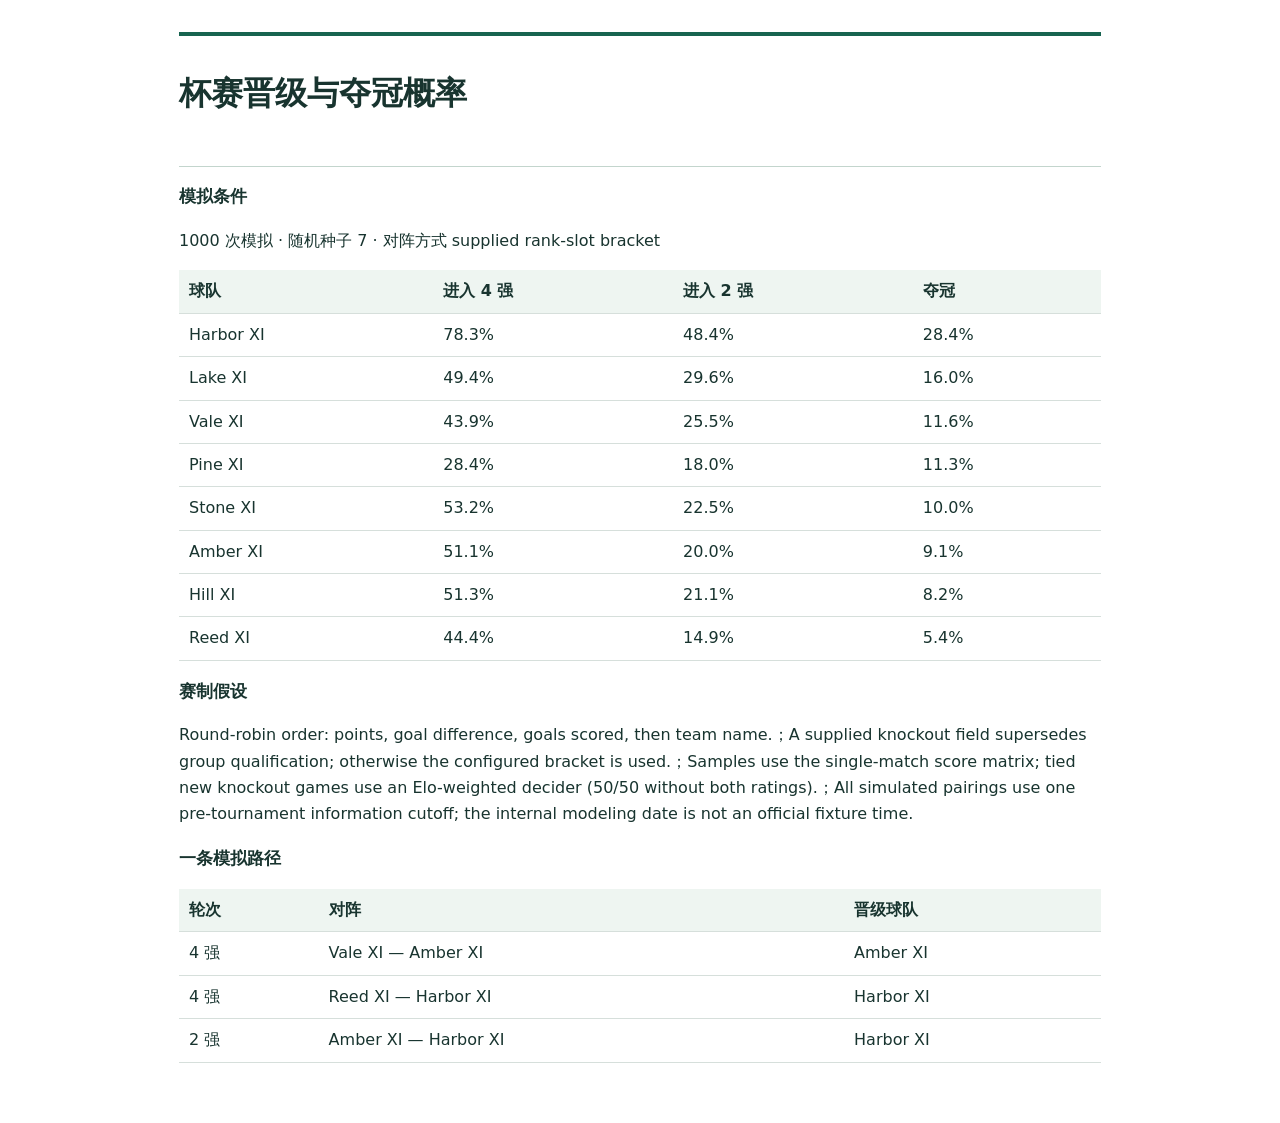
<file: reports/cup-example.html>
<!doctype html><html lang='zh-CN'><head><meta charset='utf-8'><meta name='viewport' content='width=device-width, initial-scale=1'><meta http-equiv='Content-Security-Policy' content="default-src 'none'; style-src 'unsafe-inline'"><title>杯赛晋级与夺冠概率</title><style>*{box-sizing:border-box}body{margin:auto;padding:32px 5vw 60px;max-width:1050px;
font:16px/1.65 system-ui,'Microsoft YaHei',sans-serif;color:#18342f}header,section{border-bottom:1px solid #c3d5cd;
padding:10px 0 24px}header{border-top:4px solid #176450}h1{font-size:2rem}h3{font-size:1.05rem}
.scroll{overflow-x:auto}table{border-collapse:collapse;width:100%}th,td{padding:8px 10px;text-align:left;
border-bottom:1px solid #d6dfdb}th{background:#eef5f1}pre{white-space:pre-wrap;overflow-wrap:anywhere}
@media print{body{max-width:none;padding:0}tr{break-inside:avoid}}</style></head><body><header><h1>杯赛晋级与夺冠概率</h1></header><h3>模拟条件</h3><p>1000 次模拟 · 随机种子 7 · 对阵方式 supplied rank-slot bracket</p><div class='scroll'><table><thead><tr><th>球队</th><th>进入 4 强</th><th>进入 2 强</th><th>夺冠</th></tr></thead><tbody><tr><td>Harbor XI</td><td>78.3%</td><td>48.4%</td><td>28.4%</td></tr><tr><td>Lake XI</td><td>49.4%</td><td>29.6%</td><td>16.0%</td></tr><tr><td>Vale XI</td><td>43.9%</td><td>25.5%</td><td>11.6%</td></tr><tr><td>Pine XI</td><td>28.4%</td><td>18.0%</td><td>11.3%</td></tr><tr><td>Stone XI</td><td>53.2%</td><td>22.5%</td><td>10.0%</td></tr><tr><td>Amber XI</td><td>51.1%</td><td>20.0%</td><td>9.1%</td></tr><tr><td>Hill XI</td><td>51.3%</td><td>21.1%</td><td>8.2%</td></tr><tr><td>Reed XI</td><td>44.4%</td><td>14.9%</td><td>5.4%</td></tr></tbody></table></div><h3>赛制假设</h3><p>Round-robin order: points, goal difference, goals scored, then team name.；A supplied knockout field supersedes group qualification; otherwise the configured bracket is used.；Samples use the single-match score matrix; tied new knockout games use an Elo-weighted decider (50/50 without both ratings).；All simulated pairings use one pre-tournament information cutoff; the internal modeling date is not an official fixture time.</p><h3>一条模拟路径</h3><div class='scroll'><table><thead><tr><th>轮次</th><th>对阵</th><th>晋级球队</th></tr></thead><tbody><tr><td>4 强</td><td>Vale XI — Amber XI</td><td>Amber XI</td></tr><tr><td>4 强</td><td>Reed XI — Harbor XI</td><td>Harbor XI</td></tr><tr><td>2 强</td><td>Amber XI — Harbor XI</td><td>Harbor XI</td></tr></tbody></table></div></body></html>
</file>
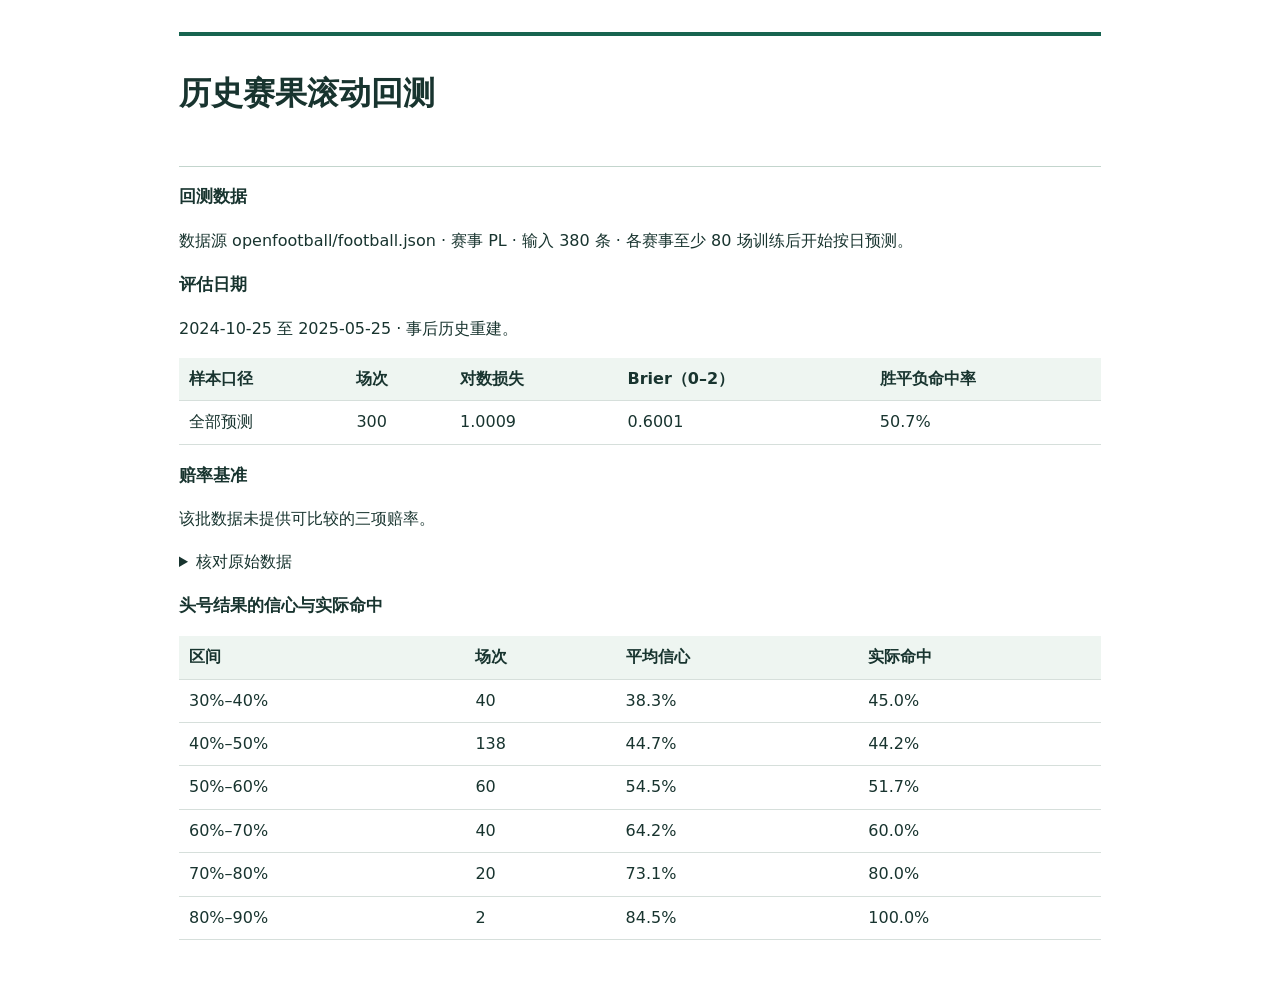
<file: reports/epl-2024-25-backtest.html>
<!doctype html><html lang='zh-CN'><head><meta charset='utf-8'><meta name='viewport' content='width=device-width, initial-scale=1'><meta http-equiv='Content-Security-Policy' content="default-src 'none'; style-src 'unsafe-inline'"><title>历史赛果滚动回测</title><style>*{box-sizing:border-box}body{margin:auto;padding:32px 5vw 60px;max-width:1050px;
font:16px/1.65 system-ui,'Microsoft YaHei',sans-serif;color:#18342f}header,section{border-bottom:1px solid #c3d5cd;
padding:10px 0 24px}header{border-top:4px solid #176450}h1{font-size:2rem}h3{font-size:1.05rem}
.scroll{overflow-x:auto}table{border-collapse:collapse;width:100%}th,td{padding:8px 10px;text-align:left;
border-bottom:1px solid #d6dfdb}th{background:#eef5f1}pre{white-space:pre-wrap;overflow-wrap:anywhere}
@media print{body{max-width:none;padding:0}tr{break-inside:avoid}}</style></head><body><header><h1>历史赛果滚动回测</h1></header><h3>回测数据</h3><p>数据源 openfootball/football.json · 赛事 PL · 输入 380 条 · 各赛事至少 80 场训练后开始按日预测。</p><h3>评估日期</h3><p>2024-10-25 至 2025-05-25 · 事后历史重建。</p><div class='scroll'><table><thead><tr><th>样本口径</th><th>场次</th><th>对数损失</th><th>Brier（0–2）</th><th>胜平负命中率</th></tr></thead><tbody><tr><td>全部预测</td><td>300</td><td>1.0009</td><td>0.6001</td><td>50.7%</td></tr></tbody></table></div><h3>赔率基准</h3><p>该批数据未提供可比较的三项赔率。</p><details><summary>核对原始数据</summary><pre>{
  &quot;source&quot;: &quot;openfootball/football.json&quot;,
  &quot;endpoint&quot;: &quot;https://raw.githubusercontent.com/openfootball/football.json/master/2024-25/en.1.json&quot;,
  &quot;observed_at&quot;: &quot;2026-11-17T01:19:37+00:00&quot;,
  &quot;raw_sha256&quot;: &quot;c3d18f552d83382cd4b6b21127adbbfe38e7f8618ddc979fb5404f2df07d0a75&quot;,
  &quot;rows&quot;: 380
}</pre></details><h3>头号结果的信心与实际命中</h3><div class='scroll'><table><thead><tr><th>区间</th><th>场次</th><th>平均信心</th><th>实际命中</th></tr></thead><tbody><tr><td>30%–40%</td><td>40</td><td>38.3%</td><td>45.0%</td></tr><tr><td>40%–50%</td><td>138</td><td>44.7%</td><td>44.2%</td></tr><tr><td>50%–60%</td><td>60</td><td>54.5%</td><td>51.7%</td></tr><tr><td>60%–70%</td><td>40</td><td>64.2%</td><td>60.0%</td></tr><tr><td>70%–80%</td><td>20</td><td>73.1%</td><td>80.0%</td></tr><tr><td>80%–90%</td><td>2</td><td>84.5%</td><td>100.0%</td></tr></tbody></table></div></body></html>
</file>
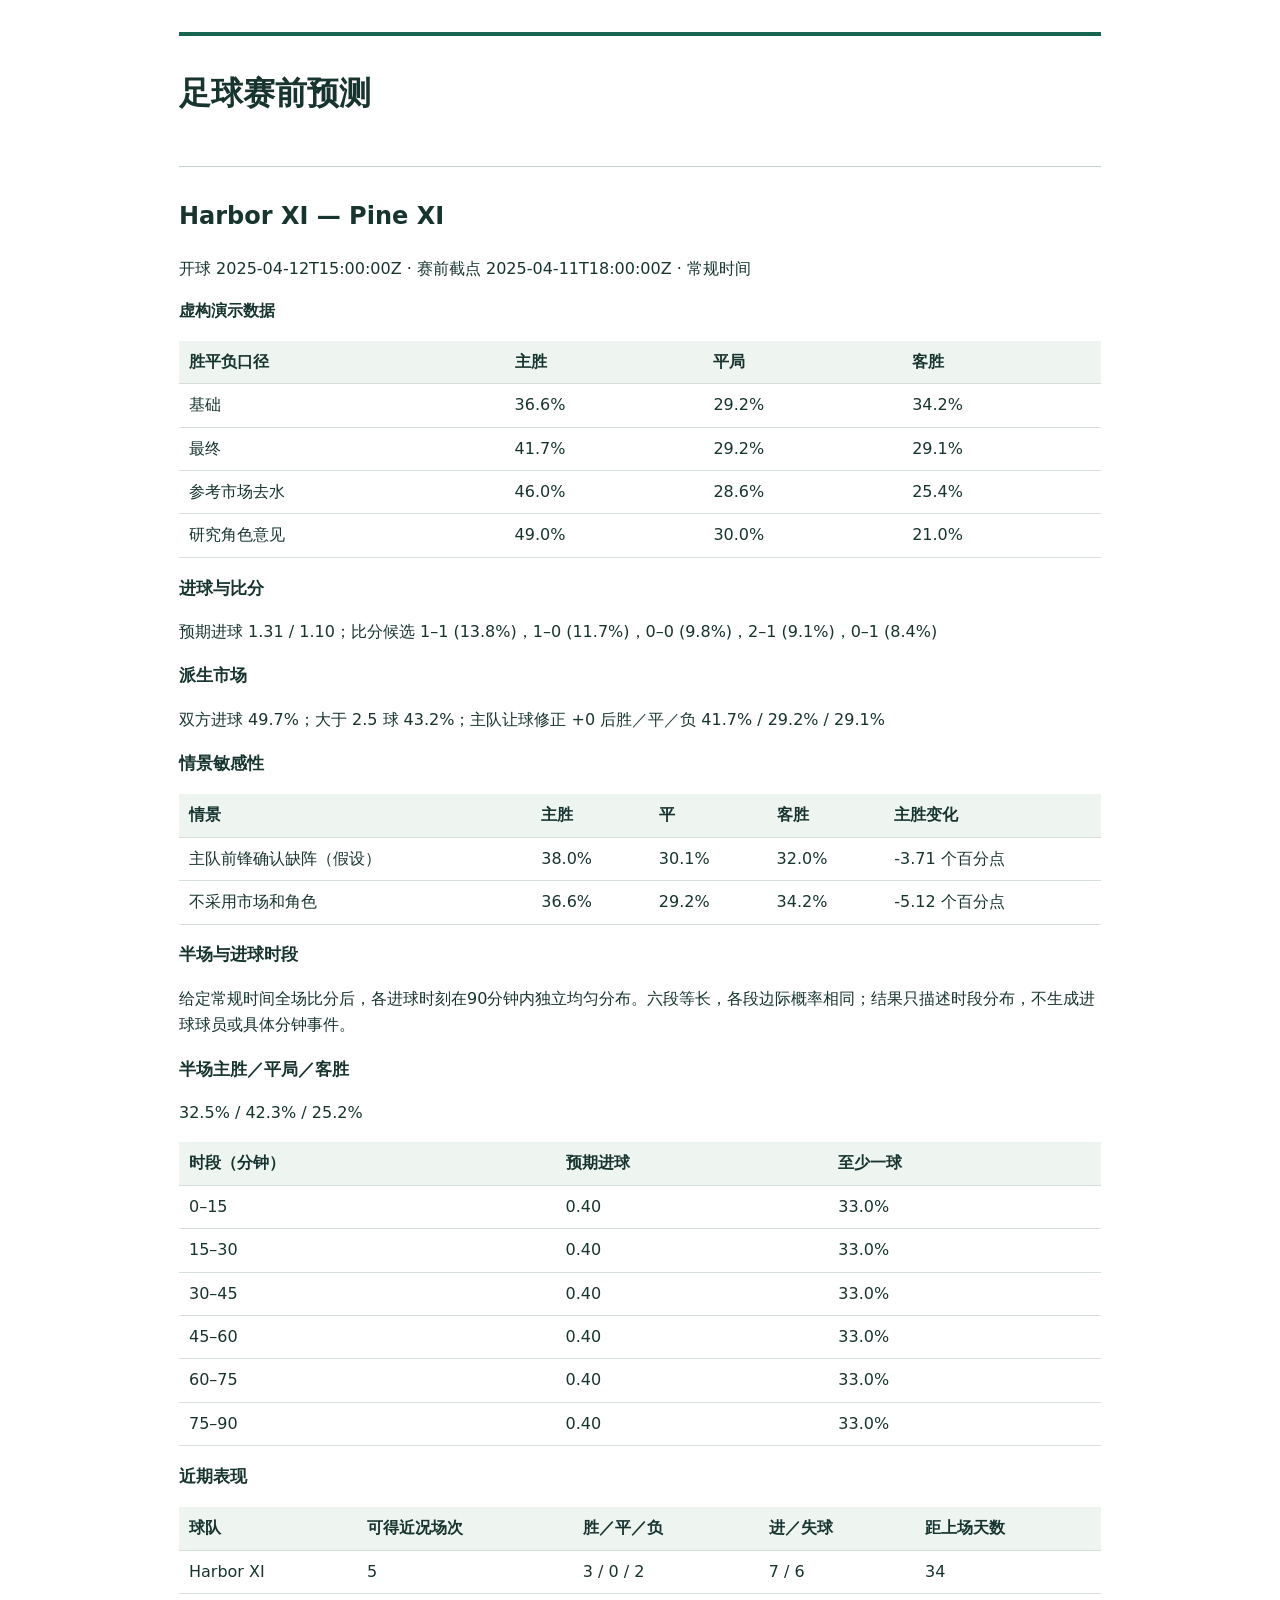
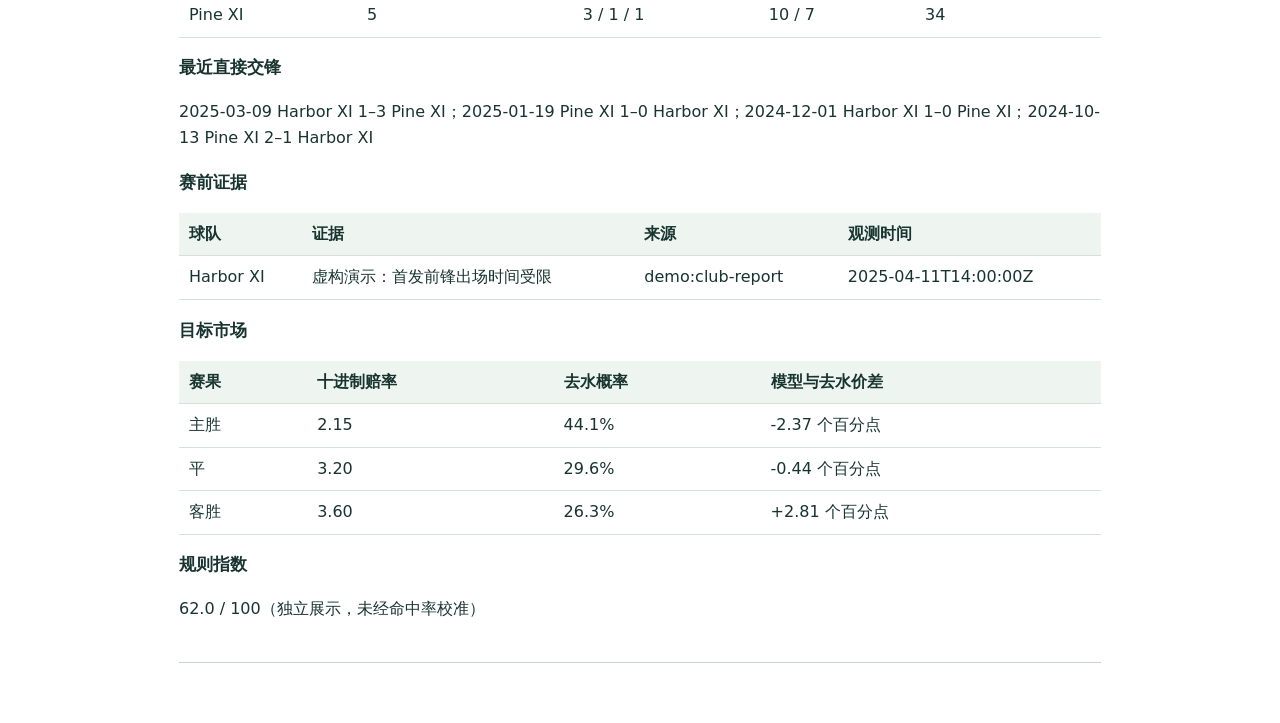
<file: reports/match-example.html>
<!doctype html><html lang='zh-CN'><head><meta charset='utf-8'><meta name='viewport' content='width=device-width, initial-scale=1'><meta http-equiv='Content-Security-Policy' content="default-src 'none'; style-src 'unsafe-inline'"><title>足球赛前预测</title><style>*{box-sizing:border-box}body{margin:auto;padding:32px 5vw 60px;max-width:1050px;
font:16px/1.65 system-ui,'Microsoft YaHei',sans-serif;color:#18342f}header,section{border-bottom:1px solid #c3d5cd;
padding:10px 0 24px}header{border-top:4px solid #176450}h1{font-size:2rem}h3{font-size:1.05rem}
.scroll{overflow-x:auto}table{border-collapse:collapse;width:100%}th,td{padding:8px 10px;text-align:left;
border-bottom:1px solid #d6dfdb}th{background:#eef5f1}pre{white-space:pre-wrap;overflow-wrap:anywhere}
@media print{body{max-width:none;padding:0}tr{break-inside:avoid}}</style></head><body><header><h1>足球赛前预测</h1></header><section><h2>Harbor XI — Pine XI</h2><p>开球 2025-04-12T15:00:00Z · 赛前截点 2025-04-11T18:00:00Z · 常规时间</p><p><strong>虚构演示数据</strong></p><div class='scroll'><table><thead><tr><th>胜平负口径</th><th>主胜</th><th>平局</th><th>客胜</th></tr></thead><tbody><tr><td>基础</td><td>36.6%</td><td>29.2%</td><td>34.2%</td></tr><tr><td>最终</td><td>41.7%</td><td>29.2%</td><td>29.1%</td></tr><tr><td>参考市场去水</td><td>46.0%</td><td>28.6%</td><td>25.4%</td></tr><tr><td>研究角色意见</td><td>49.0%</td><td>30.0%</td><td>21.0%</td></tr></tbody></table></div><h3>进球与比分</h3><p>预期进球 1.31 / 1.10；比分候选 1–1 (13.8%)，1–0 (11.7%)，0–0 (9.8%)，2–1 (9.1%)，0–1 (8.4%)</p><h3>派生市场</h3><p>双方进球 49.7%；大于 2.5 球 43.2%；主队让球修正 +0 后胜／平／负 41.7% / 29.2% / 29.1%</p><h3>情景敏感性</h3><div class='scroll'><table><thead><tr><th>情景</th><th>主胜</th><th>平</th><th>客胜</th><th>主胜变化</th></tr></thead><tbody><tr><td>主队前锋确认缺阵（假设）</td><td>38.0%</td><td>30.1%</td><td>32.0%</td><td>-3.71 个百分点</td></tr><tr><td>不采用市场和角色</td><td>36.6%</td><td>29.2%</td><td>34.2%</td><td>-5.12 个百分点</td></tr></tbody></table></div><h3>半场与进球时段</h3><p>给定常规时间全场比分后，各进球时刻在90分钟内独立均匀分布。六段等长，各段边际概率相同；结果只描述时段分布，不生成进球球员或具体分钟事件。</p><h3>半场主胜／平局／客胜</h3><p>32.5% / 42.3% / 25.2%</p><div class='scroll'><table><thead><tr><th>时段（分钟）</th><th>预期进球</th><th>至少一球</th></tr></thead><tbody><tr><td>0–15</td><td>0.40</td><td>33.0%</td></tr><tr><td>15–30</td><td>0.40</td><td>33.0%</td></tr><tr><td>30–45</td><td>0.40</td><td>33.0%</td></tr><tr><td>45–60</td><td>0.40</td><td>33.0%</td></tr><tr><td>60–75</td><td>0.40</td><td>33.0%</td></tr><tr><td>75–90</td><td>0.40</td><td>33.0%</td></tr></tbody></table></div><h3>近期表现</h3><div class='scroll'><table><thead><tr><th>球队</th><th>可得近况场次</th><th>胜／平／负</th><th>进／失球</th><th>距上场天数</th></tr></thead><tbody><tr><td>Harbor XI</td><td>5</td><td>3 / 0 / 2</td><td>7 / 6</td><td>34</td></tr><tr><td>Pine XI</td><td>5</td><td>3 / 1 / 1</td><td>10 / 7</td><td>34</td></tr></tbody></table></div><h3>最近直接交锋</h3><p>2025-03-09 Harbor XI 1–3 Pine XI；2025-01-19 Pine XI 1–0 Harbor XI；2024-12-01 Harbor XI 1–0 Pine XI；2024-10-13 Pine XI 2–1 Harbor XI</p><h3>赛前证据</h3><div class='scroll'><table><thead><tr><th>球队</th><th>证据</th><th>来源</th><th>观测时间</th></tr></thead><tbody><tr><td>Harbor XI</td><td>虚构演示：首发前锋出场时间受限</td><td>demo:club-report</td><td>2025-04-11T14:00:00Z</td></tr></tbody></table></div><h3>目标市场</h3><div class='scroll'><table><thead><tr><th>赛果</th><th>十进制赔率</th><th>去水概率</th><th>模型与去水价差</th></tr></thead><tbody><tr><td>主胜</td><td>2.15</td><td>44.1%</td><td>-2.37 个百分点</td></tr><tr><td>平</td><td>3.20</td><td>29.6%</td><td>-0.44 个百分点</td></tr><tr><td>客胜</td><td>3.60</td><td>26.3%</td><td>+2.81 个百分点</td></tr></tbody></table></div><h3>规则指数</h3><p>62.0 / 100（独立展示，未经命中率校准）</p></section></body></html>
</file>
